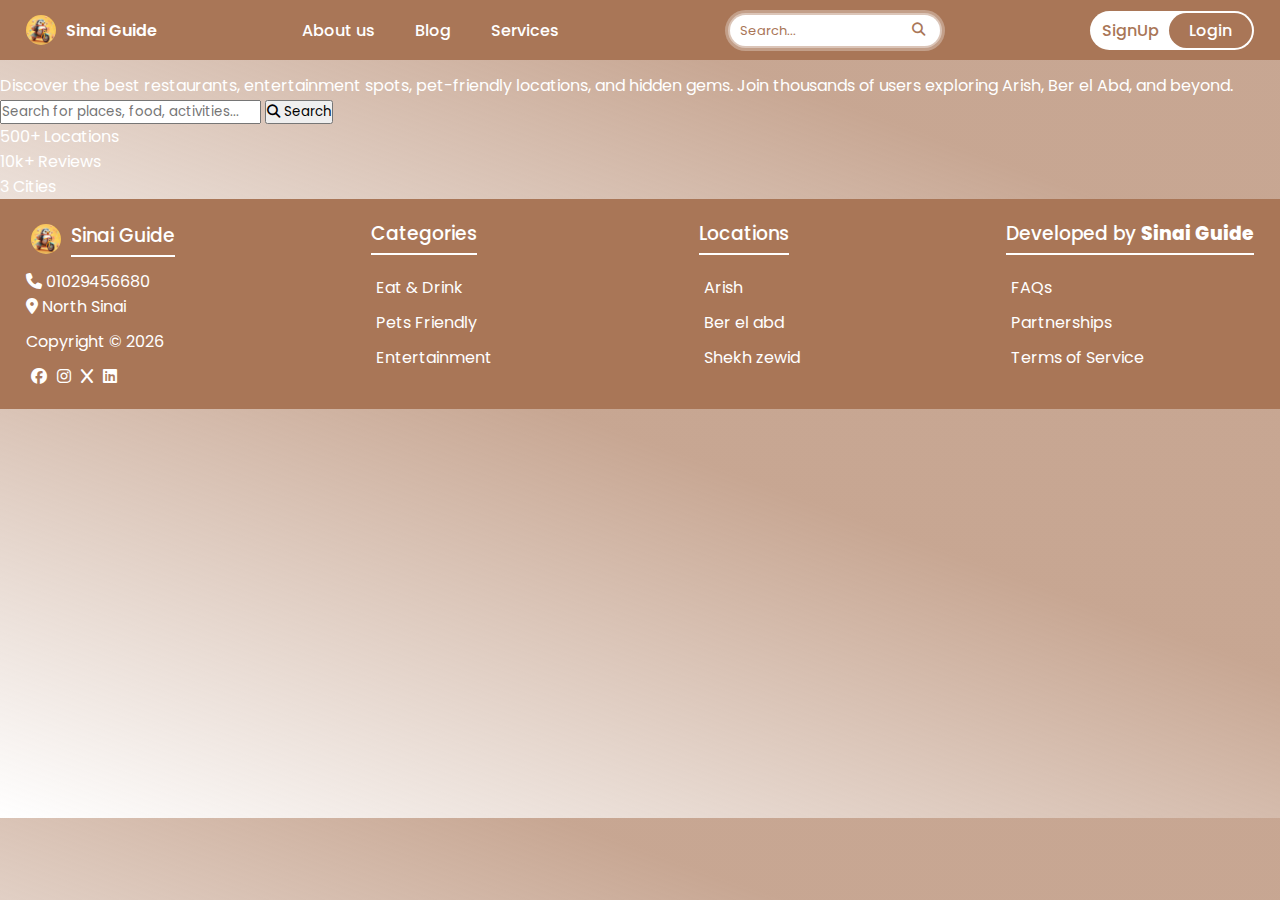
<file: index.html>
<!DOCTYPE html>
<html lang="en">

<head>
  <meta charset="UTF-8">
  <meta name="viewport" content="width=device-width, initial-scale=1.0">
  <title>Sinai Guide</title>
  <link rel="stylesheet" href="login.css">
  <link rel="stylesheet" href="https://cdnjs.cloudflare.com/ajax/libs/font-awesome/6.5.1/css/all.min.css">
  <!-- Google Identity Services SDK -->
  <script src="https://accounts.google.com/gsi/client" async defer></script>
</head>

<body>
  <!-- *=================navbar============================ -->
  <header>
    <div class="logoSec">
      <a href="#link" class="logo">
        <img style src="imgs/logo.jpg" alt="Sinai Guide Logo">
        <span>Sinai Guide</span>
      </a>
    </div>
    <nav id="nav">
      <ul>
        <li><a href="#link">About us</a></li>
        <li><a href="#link">Blog</a></li>
        <li><a href="#link">Services</a></li>
      </ul>
    </nav>
    <div class="searchDiv">
      <div class="row">
        <input type="text" placeholder="Search..." id="inputSearch">
        <button><i class="fa-solid fa-magnifying-glass"></i></button>
      </div>
      <div class="resualts">
        <!-- results by js  -->
      </div>
    </div>
    <div class="logAndMenuBar">
      <div class="logSign">
        <a href="#" class="signUp" id="navSignUp">SignUp</a>
        <a href="#" class="logIn" id="navLogIn">Login</a>
      </div>
      <div class="menuBar" id="menuBar">
        <div class="line" id="line1"></div>
        <div class="line" id="line2"></div>
      </div>
    </div>
  </header>

  <!-- ===== Main Home Hero ===== -->
  <main class="home-main">
    <div class="home-hero">
      <div class="hero-overlay"></div>
      <div class="hero-content">
        <div class="hero-badge">Welcome to Sinai</div>
        <h1>Your Ultimate Guide to North Sinai</h1>
        <p>Discover the best restaurants, entertainment spots, pet-friendly locations, and hidden gems. Join thousands of users exploring Arish, Ber el Abd, and beyond.</p>
        
        <div class="hero-search">
          <input type="text" placeholder="Search for places, food, activities..." id="mainHeroSearch">
          <button class="hero-search-btn"><i class="fa-solid fa-magnifying-glass"></i> Search</button>
        </div>

        <div class="hero-stats">
          <div class="stat-item">
            <span class="stat-number">500+</span>
            <span class="stat-label">Locations</span>
          </div>
          <div class="stat-item">
            <span class="stat-number">10k+</span>
            <span class="stat-label">Reviews</span>
          </div>
          <div class="stat-item">
            <span class="stat-number">3</span>
            <span class="stat-label">Cities</span>
          </div>
        </div>
      </div>
    </div>
  </main>

  <!-- *=================Email Confirmation Modal ============================ -->
  <div class="sg-modal" id="confirmEmailModal" style="display:none;">
    <div class="sg-modal-box">
      <button class="sg-modal-close" onclick="closeConfirmEmailModal()">
        <i class="fa-solid fa-xmark"></i>
      </button>
      <div class="sg-modal-icon">
        <i class="fa-solid fa-envelope-circle-check"></i>
      </div>
      <h2>Confirm Your Email</h2>
      <p class="sg-modal-desc">We sent a confirmation code to your email. Enter it below.</p>
      <form onsubmit="return false;">
        <div class="inputControl">
          <label for="confirmEmailInput">Email</label>
          <input id="confirmEmailInput" type="email" placeholder="Your email" autocomplete="email">
        </div>
        <div class="inputControl">
          <label for="confirmCodeInput">Confirmation Code</label>
          <input id="confirmCodeInput" type="text" placeholder="Enter 6-digit code" maxlength="10"
            autocomplete="one-time-code">
        </div>
        <button class="submitInput" id="confirmEmailSubmit" type="submit">Confirm Email</button>
        <div class="form-error-msg" id="confirmEmailError"></div>
      </form>
    </div>
  </div>

  <!-- *=================Change Password Modal ============================ -->
  <div class="sg-modal" id="changePasswordModal" style="display:none;">
    <div class="sg-modal-box">
      <button class="sg-modal-close" onclick="closeChangePasswordModal()">
        <i class="fa-solid fa-xmark"></i>
      </button>
      <div class="sg-modal-icon">
        <i class="fa-solid fa-lock"></i>
      </div>
      <h2>Change Password</h2>
      <p class="sg-modal-desc">Enter your current and new password below.</p>
      <form onsubmit="return false;">
        <div class="inputControl">
          <label for="cpEmailInput">Email</label>
          <input id="cpEmailInput" type="email" placeholder="Your email">
        </div>
        <div class="inputControl">
          <label for="cpCurrentPassInput">Current Password</label>
          <div class="password-wrapper">
            <input id="cpCurrentPassInput" type="password" placeholder="Current password">
            <i class="fa-solid fa-eye-slash toggle-password"></i>
          </div>
        </div>
        <div class="inputControl">
          <label for="cpNewPassInput">New Password</label>
          <div class="password-wrapper">
            <input id="cpNewPassInput" type="password" placeholder="New password">
            <i class="fa-solid fa-eye-slash toggle-password"></i>
          </div>
        </div>
        <div class="inputControl">
          <label for="cpConfPassInput">Confirm New Password</label>
          <div class="password-wrapper">
            <input id="cpConfPassInput" type="password" placeholder="Confirm new password">
            <i class="fa-solid fa-eye-slash toggle-password"></i>
          </div>
        </div>
        <button class="submitInput" id="changePassSubmit" type="submit">Change Password</button>
        <div class="form-error-msg" id="changePassError"></div>
      </form>
    </div>
  </div>

  <!-- *=================footer ============================ -->
  <footer>
    <div class="box1ofFooter">
      <a href="#link" class="logo">
        <div class="logoAndTitleFooter">
          <img style src="imgs/logo.jpg" alt="">
          <h3>Sinai Guide</h3>
        </div>
      </a>
      <ul class="largeScreen">
        <li>
          <i class="fa-solid fa-phone"></i>
          <a style="margin: 0; padding: 0;" href="">01029456680</a>
        </li>
        <li>
          <i class="fa-solid fa-location-dot"></i>
          <a style="margin: 0; padding: 0;" href="">North Sinai</a>
        </li>
      </ul>
      <ul class="smallScreen">
        <li>
          <p>Lorem ipsum dolor sit amet consectetur adipisicing elit. Quam exercitationem mollitia autem nobis, nihil
            accusantium sint optio asperiores cum, Deserunt voluptatum molestiae assumenda optio! Ullam, culpa?</p>
        </li>
      </ul>
      <p class="largeScreen">Copyright © 2026</p>
      <ul style="display: flex; justify-content: space-around; align-items: center; width: 20%">
        <li>
          <a style="margin: 0; padding: 0 5px;" href="#link"><i class="fa-brands fa-facebook"></i></a>
        </li>
        <li>
          <a style="margin: 0; padding: 0 5px;" href="#link"><i class="fa-brands fa-instagram"></i></a>
        </li>
        <li>
          <a style="margin: 0; padding: 0 5px;" href="#link"><i class="fa-brands fa-x"></i></a>
        </li>
        <li>
          <a style="margin: 0; padding: 0 5px;" href="#link"><i class="fa-brands fa-linkedin"></i></a>
        </li>
      </ul>
      <p class="smallScreen" style="margin: auto; border-top: var(--textColor) solid 2px; padding: 5px;">All rights
        reserved © 2026 Sinai Guide</p>
    </div>
    <div class="box2ofFooter">
      <h3>Categories</h3>
      <ul>
        <li><a href="#link">Eat &amp; Drink</a></li>
        <li><a href="#link">Pets Friendly</a></li>
        <li><a href="#link">Entertainment</a></li>
      </ul>
    </div>
    <div class="box2ofFooter locationBox">
      <h3>Locations</h3>
      <ul>
        <li><a href="#link">Arish</a></li>
        <li><a href="#link">Ber el abd</a></li>
        <li><a href="#link">Shekh zewid</a></li>
      </ul>
    </div>
    <div class="box2ofFooter">
      <h3>Developed by <span>Sinai Guide</span></h3>
      <ul>
        <li><a href="#link">FAQs</a></li>
        <li><a href="#link">Partnerships</a></li>
        <li><a href="#link">Terms of Service</a></li>
      </ul>
    </div>
  </footer>

  <!-- Toast Container (injected by auth.js) -->
  <div id="toastContainer"></div>

  <script src="auth.js"></script>
  <script src="search.js"></script>
  <script src="logSign.js"></script>
  <script src="menubar.js"></script>
  <script src="validation.js"></script>
</body>

</html>
</file>
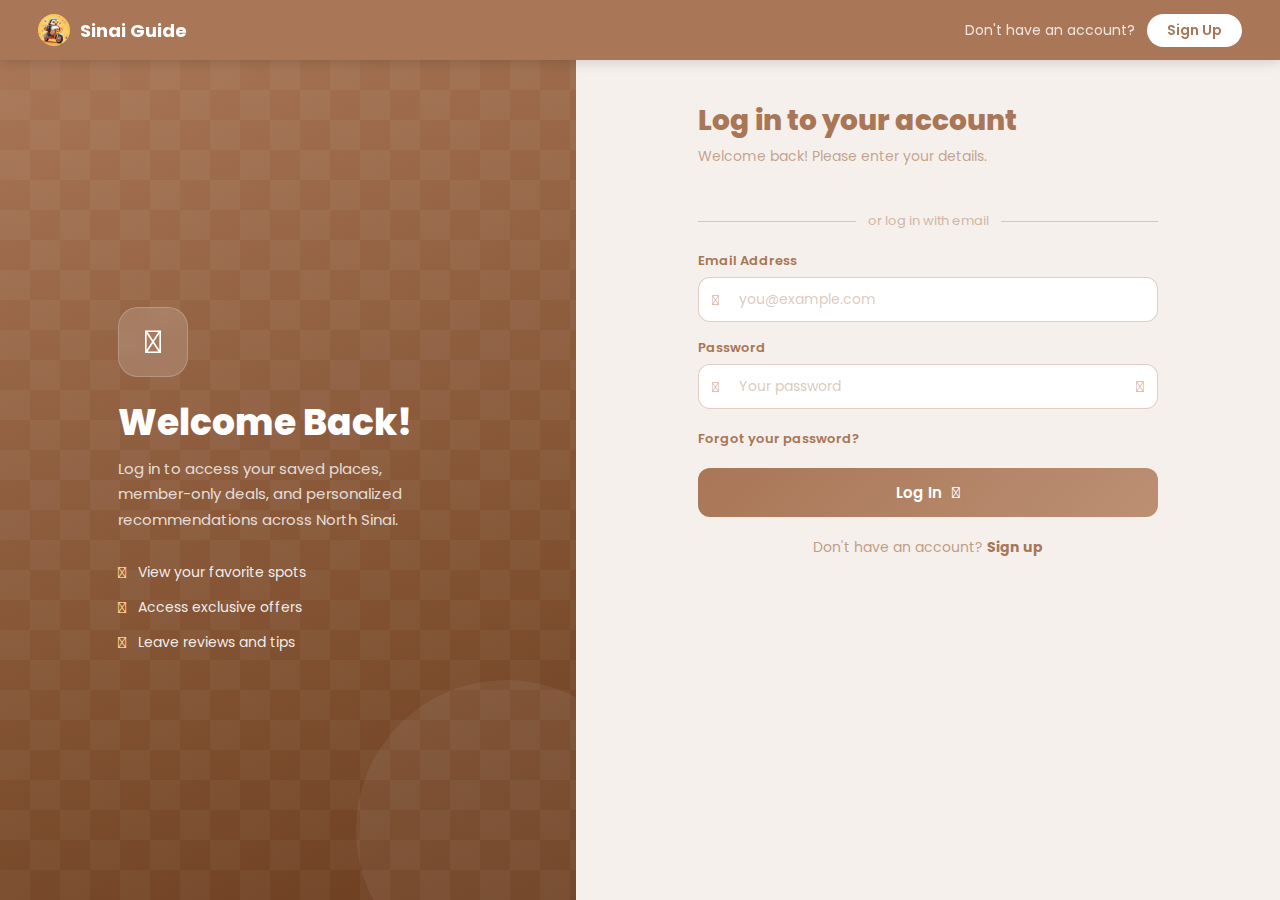
<file: login.html>
<!DOCTYPE html>
<html lang="en">

<head>
  <meta charset="UTF-8">
  <meta name="viewport" content="width=device-width, initial-scale=1.0">
  <title>Log In — Sinai Guide</title>
  <meta name="description" content="Log in to your Sinai Guide account to discover the best places in Sinai.">
  <link rel="stylesheet" href="register.css">
  <link rel="stylesheet" href="https://cdnjs.cloudflare.com/ajax/libs/font-awesome/6.5.1/css/all.min.css">
  <!-- Google Identity Services SDK -->
  <script src="https://accounts.google.com/gsi/client" async defer></script>
</head>

<body>
  <!-- ===== Navbar ===== -->
  <header>
    <div class="logoSec">
      <a href="index.html" class="logo">
        <img src="imgs/logo.jpg" alt="Sinai Guide Logo">
        <span>Sinai Guide</span>
      </a>
    </div>
    <div class="nav-auth">
      <span class="nav-auth-text">Don't have an account?</span>
      <a href="register.html" class="nav-login-btn" id="navGoRegister">Sign Up</a>
    </div>
  </header>

  <!-- ===== Main Login Page ===== -->
  <main class="register-page">

    <!-- Left decorative panel -->
    <div class="register-hero">
      <div class="hero-overlay"></div>
      <div class="hero-content">
        <div class="hero-icon">
          <i class="fa-solid fa-compass"></i>
        </div>
        <h2>Welcome Back!</h2>
        <p>Log in to access your saved places, member-only deals, and personalized recommendations across North Sinai.</p>
        <ul class="hero-features">
          <li><i class="fa-solid fa-check-circle"></i> View your favorite spots</li>
          <li><i class="fa-solid fa-check-circle"></i> Access exclusive offers</li>
          <li><i class="fa-solid fa-check-circle"></i> Leave reviews and tips</li>
        </ul>
      </div>
    </div>

    <!-- Right form panel -->
    <div class="register-form-panel">
      <div class="register-form-box">

        <!-- Heading -->
        <div class="form-header">
          <h1>Log in to your account</h1>
          <p>Welcome back! Please enter your details.</p>
        </div>

        <!-- Google Log-in -->
        <div class="google-signup-wrap" id="g_id_onload"
          data-client_id="1072963131673-pd1bjbbo92bs7p9kmjjbehu1q7ena7o8.apps.googleusercontent.com"
          data-callback="handleGoogleCredential"
          data-auto_prompt="false">
          <div class="g_id_signin"
            data-type="standard"
            data-shape="rectangular"
            data-theme="outline"
            data-text="signin_with"
            data-size="large"
            data-logo_alignment="left"
            data-width="340">
          </div>
        </div>

        <!-- Divider -->
        <div class="divider">
          <span>or log in with email</span>
        </div>

        <!-- Login Form -->
        <form id="loginForm" onsubmit="return false;">

          <!-- Email -->
          <div class="input-group">
            <label for="loginEmail">Email Address</label>
            <div class="input-wrapper">
              <i class="fa-solid fa-envelope input-icon"></i>
              <input id="loginEmail" type="email" placeholder="you@example.com" autocomplete="email">
            </div>
          </div>

          <!-- Password -->
          <div class="input-group">
            <label for="loginPass">Password</label>
            <div class="input-wrapper password-wrapper">
              <i class="fa-solid fa-lock input-icon"></i>
              <input id="loginPass" type="password" placeholder="Your password" autocomplete="current-password">
              <i class="fa-solid fa-eye-slash toggle-password" id="eye-login-pass"></i>
            </div>
          </div>

          <!-- Forgot Password -->
          <div class="terms-row" style="justify-content: flex-end;">
            <a href="#" class="terms-link" id="forgotPassLink" style="font-size: 13px;">Forgot your password?</a>
          </div>

          <!-- Error Message -->
          <div class="form-error-msg" id="loginErrorMsg"></div>

          <!-- Submit -->
          <button class="submit-btn" id="loginSubmit" type="submit">
            <span class="btn-text">Log In</span>
            <i class="fa-solid fa-arrow-right btn-icon"></i>
          </button>

        </form>

        <!-- Register Link -->
        <p class="login-link-text">
          Don't have an account? <a href="register.html" id="goRegister">Sign up</a>
        </p>

      </div>
    </div>
  </main>

  <!-- ===== Change Password Modal (Reused for Forgot Password here) ===== -->
  <div class="sg-modal" id="changePasswordModal" style="display:none;">
    <div class="sg-modal-box">
      <button class="sg-modal-close" onclick="closeChangePasswordModal()">
        <i class="fa-solid fa-xmark"></i>
      </button>
      <div class="sg-modal-icon">
        <i class="fa-solid fa-lock"></i>
      </div>
      <h2>Change Password</h2>
      <p class="sg-modal-desc">Enter your details to change your password.</p>
      <form onsubmit="return false;">
        <div class="input-group">
          <label for="cpEmailInput">Email</label>
          <div class="input-wrapper">
            <i class="fa-solid fa-envelope input-icon"></i>
            <input id="cpEmailInput" type="email" placeholder="Your email">
          </div>
        </div>
        <div class="input-group">
          <label for="cpCurrentPassInput">Current Password</label>
          <div class="input-wrapper password-wrapper">
            <i class="fa-solid fa-lock input-icon"></i>
            <input id="cpCurrentPassInput" type="password" placeholder="Current password">
            <i class="fa-solid fa-eye-slash toggle-password" id="eye-cp-curr"></i>
          </div>
        </div>
        <div class="input-group">
          <label for="cpNewPassInput">New Password</label>
          <div class="input-wrapper password-wrapper">
             <i class="fa-solid fa-lock input-icon"></i>
            <input id="cpNewPassInput" type="password" placeholder="New password">
            <i class="fa-solid fa-eye-slash toggle-password" id="eye-cp-new"></i>
          </div>
        </div>
        <div class="input-group">
          <label for="cpConfPassInput">Confirm New Password</label>
          <div class="input-wrapper password-wrapper">
            <i class="fa-solid fa-lock input-icon"></i>
            <input id="cpConfPassInput" type="password" placeholder="Confirm new password">
            <i class="fa-solid fa-eye-slash toggle-password" id="eye-cp-conf"></i>
          </div>
        </div>
        <button class="submit-btn" id="changePassSubmit" type="submit">
          <span class="btn-text">Change Password</span>
          <i class="fa-solid fa-check btn-icon"></i>
        </button>
        <div class="form-error-msg" id="changePassError"></div>
      </form>
    </div>
  </div>

  <!-- Toast Container -->
  <div id="toastContainer"></div>

  <script src="auth.js"></script>
  <script src="login_page.js"></script>
</body>

</html>
</file>
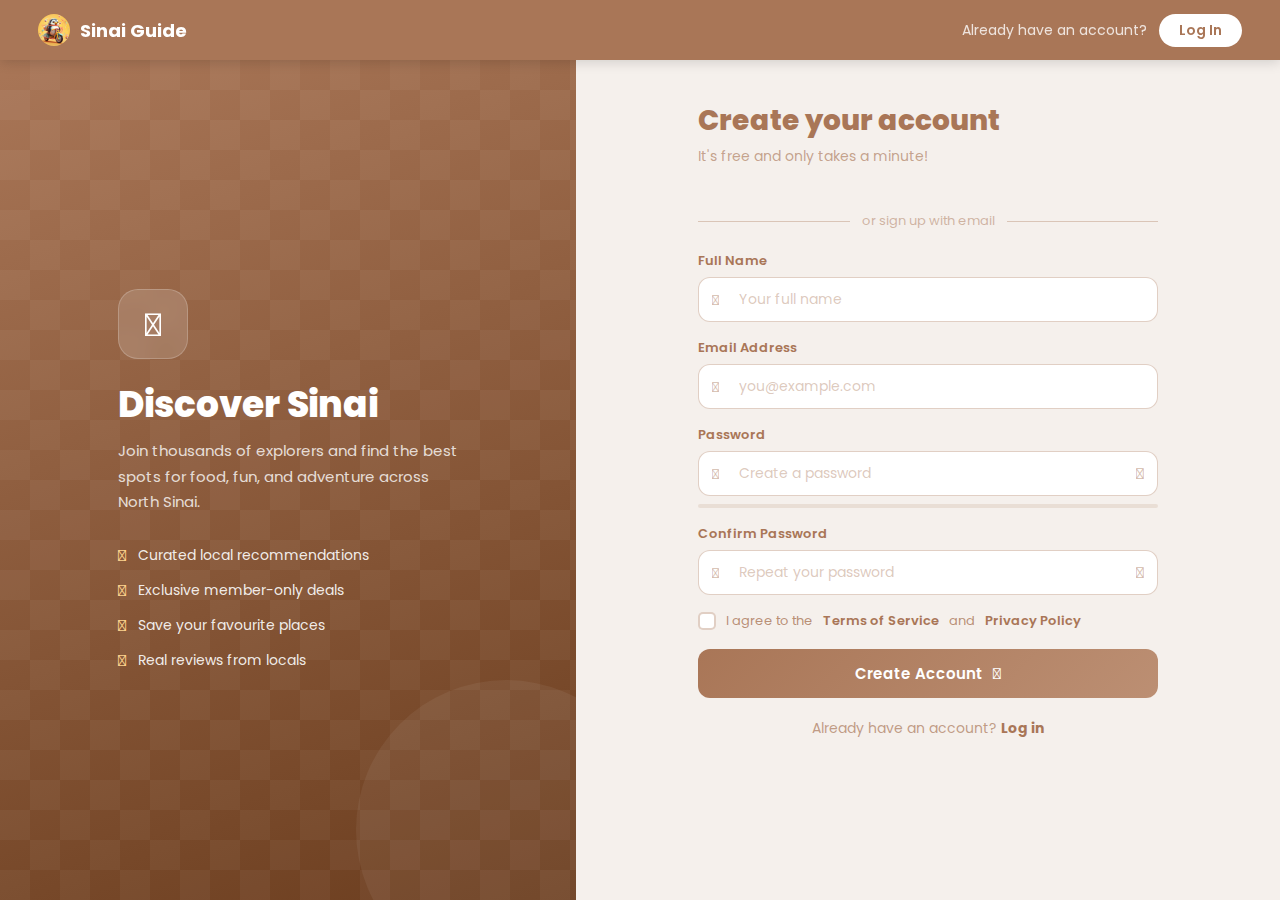
<file: register.html>
<!DOCTYPE html>
<html lang="en">

<head>
  <meta charset="UTF-8">
  <meta name="viewport" content="width=device-width, initial-scale=1.0">
  <title>Create Account — Sinai Guide</title>
  <meta name="description" content="Create your Sinai Guide account and start exploring the best places in Sinai — restaurants, entertainment, and more.">
  <link rel="stylesheet" href="register.css">
  <link rel="stylesheet" href="https://cdnjs.cloudflare.com/ajax/libs/font-awesome/6.5.1/css/all.min.css">
  <!-- Google Identity Services SDK -->
  <script src="https://accounts.google.com/gsi/client" async defer></script>
</head>

<body>
  <!-- ===== Navbar ===== -->
  <header>
    <div class="logoSec">
      <a href="index.html" class="logo">
        <img src="imgs/logo.jpg" alt="Sinai Guide Logo">
        <span>Sinai Guide</span>
      </a>
    </div>
    <div class="nav-auth">
      <span class="nav-auth-text">Already have an account?</span>
      <a href="login.html" class="nav-login-btn" id="navGoLogin">Log In</a>
    </div>
  </header>

  <!-- ===== Main Register Page ===== -->
  <main class="register-page">

    <!-- Left decorative panel -->
    <div class="register-hero">
      <div class="hero-overlay"></div>
      <div class="hero-content">
        <div class="hero-icon">
          <i class="fa-solid fa-compass"></i>
        </div>
        <h2>Discover Sinai</h2>
        <p>Join thousands of explorers and find the best spots for food, fun, and adventure across North Sinai.</p>
        <ul class="hero-features">
          <li><i class="fa-solid fa-check-circle"></i> Curated local recommendations</li>
          <li><i class="fa-solid fa-check-circle"></i> Exclusive member-only deals</li>
          <li><i class="fa-solid fa-check-circle"></i> Save your favourite places</li>
          <li><i class="fa-solid fa-check-circle"></i> Real reviews from locals</li>
        </ul>
      </div>
    </div>

    <!-- Right form panel -->
    <div class="register-form-panel">
      <div class="register-form-box">

        <!-- Heading -->
        <div class="form-header">
          <h1>Create your account</h1>
          <p>It's free and only takes a minute!</p>
        </div>

        <!-- Google Sign-up -->
        <div class="google-signup-wrap" id="g_id_onload"
          data-client_id="1072963131673-pd1bjbbo92bs7p9kmjjbehu1q7ena7o8.apps.googleusercontent.com"
          data-callback="handleGoogleCredential"
          data-auto_prompt="false">
          <div class="g_id_signin"
            data-type="standard"
            data-shape="rectangular"
            data-theme="outline"
            data-text="signup_with"
            data-size="large"
            data-logo_alignment="left"
            data-width="340">
          </div>
        </div>

        <!-- Divider -->
        <div class="divider">
          <span>or sign up with email</span>
        </div>

        <!-- Registration Form -->
        <form id="registerForm" onsubmit="return false;">

          <!-- Full Name -->
          <div class="input-group">
            <label for="regName">Full Name</label>
            <div class="input-wrapper">
              <i class="fa-solid fa-user input-icon"></i>
              <input id="regName" type="text" placeholder="Your full name" autocomplete="name">
            </div>
          </div>

          <!-- Email -->
          <div class="input-group">
            <label for="regEmail">Email Address</label>
            <div class="input-wrapper">
              <i class="fa-solid fa-envelope input-icon"></i>
              <input id="regEmail" type="email" placeholder="you@example.com" autocomplete="email">
            </div>
          </div>

          <!-- Password -->
          <div class="input-group">
            <label for="regPass">Password</label>
            <div class="input-wrapper password-wrapper">
              <i class="fa-solid fa-lock input-icon"></i>
              <input id="regPass" type="password" placeholder="Create a password" autocomplete="new-password">
              <i class="fa-solid fa-eye-slash toggle-password" id="eye-reg-pass"></i>
            </div>
            <!-- Password strength bar -->
            <div class="strength-bar-wrap">
              <div class="strength-bar" id="strengthBar"></div>
            </div>
            <span class="strength-label" id="strengthLabel"></span>
          </div>

          <!-- Confirm Password -->
          <div class="input-group">
            <label for="regConfPass">Confirm Password</label>
            <div class="input-wrapper password-wrapper">
              <i class="fa-solid fa-lock input-icon"></i>
              <input id="regConfPass" type="password" placeholder="Repeat your password" autocomplete="new-password">
              <i class="fa-solid fa-eye-slash toggle-password" id="eye-reg-conf"></i>
            </div>
          </div>

          <!-- Terms -->
          <div class="terms-row">
            <label class="checkbox-label" for="agreeTerms">
              <input type="checkbox" id="agreeTerms">
              <span class="custom-checkbox"></span>
              I agree to the <a href="#" class="terms-link">Terms of Service</a> and <a href="#" class="terms-link">Privacy Policy</a>
            </label>
          </div>

          <!-- Error Message -->
          <div class="form-error-msg" id="regErrorMsg"></div>

          <!-- Submit -->
          <button class="submit-btn" id="regSubmit" type="submit">
            <span class="btn-text">Create Account</span>
            <i class="fa-solid fa-arrow-right btn-icon"></i>
          </button>

        </form>

        <!-- Login Link -->
        <p class="login-link-text">
          Already have an account? <a href="login.html" id="goLogin">Log in</a>
        </p>

      </div>
    </div>
  </main>

  <!-- ===== Email Confirmation Modal ===== -->
  <div class="sg-modal" id="confirmEmailModal" style="display:none;">
    <div class="sg-modal-box">
      <button class="sg-modal-close" onclick="closeConfirmEmailModal()">
        <i class="fa-solid fa-xmark"></i>
      </button>
      <div class="sg-modal-icon">
        <i class="fa-solid fa-envelope-circle-check"></i>
      </div>
      <h2>Check Your Email</h2>
      <p class="sg-modal-desc">We sent a confirmation code to <strong id="sentToEmail"></strong>. Enter it below to activate your account.</p>
      <form onsubmit="return false;">
        <div class="input-group">
          <label for="confirmEmailInput">Email</label>
          <div class="input-wrapper">
            <i class="fa-solid fa-envelope input-icon"></i>
            <input id="confirmEmailInput" type="email" placeholder="Your email" autocomplete="email">
          </div>
        </div>
        <div class="input-group">
          <label for="confirmCodeInput">Confirmation Code</label>
          <div class="input-wrapper">
            <i class="fa-solid fa-key input-icon"></i>
            <input id="confirmCodeInput" type="text" placeholder="Enter 6-digit code" maxlength="10" autocomplete="one-time-code">
          </div>
        </div>
        <button class="submit-btn" id="confirmEmailSubmit" type="submit">
          <span class="btn-text">Confirm Email</span>
          <i class="fa-solid fa-check btn-icon"></i>
        </button>
        <div class="form-error-msg" id="confirmEmailError"></div>
      </form>
    </div>
  </div>

  <!-- Toast Container -->
  <div id="toastContainer"></div>

  <script src="auth.js"></script>
  <script src="register.js"></script>
</body>

</html>
</file>
<file: login.css>
@import url("https://fonts.googleapis.com/css2?family=Poppins:ital,wght@0,100;0,200;0,300;0,400;0,500;0,600;0,700;0,800;0,900;1,100;1,200;1,300;1,400;1,500;1,600;1,700;1,800;1,900&display=swap");
* {
  text-decoration: none;
  box-sizing: border-box;
  list-style: none;
  margin: 0%;
  padding: 0%;
  font-family: "Poppins", sans-serif;
}
::selection {
  background-color: #09122c;
  color: white;
}
::-moz-selection {
  background-color: rgba(255, 0, 0, 0);
  color: white;
}

::-webkit-scrollbar-button {
  height: 20px;
}
::-webkit-scrollbar {
  width: 10px;
  background-color: #ffffff08;
}
::-webkit-scrollbar-thumb {
  background-color: var(--mainColor);
  border-radius: 20px;
  border-color: none;
  transition: all 10s ease;
}
:root {
  /* --mainColor: #E97F4A; */
  /* --mainColor: #f89122; */
  --mainColor: #a97657;
  /* --mainColor: #1b1e4d; */
  /* --mainColor: #1B4D3E; */
  --textColor: white;
  --mainRaduis: 25px;
  --mainShadowColor:
    0px 0px 0px 0.5px rgb(255, 255, 255, 0.4), 0px 4px 4px 0px rgb(0, 0, 0, 0.1);
  --backdropFilter: blur(25px);
}
html {
  scroll-behavior: smooth;
  color: var(--textColor, white);
  background: linear-gradient(20deg, rgb(255, 255, 255), #a97657a5 70%);
  /* background-repeat: no-repeat; */
}

/**=========================== navbar========= */
a {
  color: var(--textColor, white);
}
header {
  position: fixed;
  top: 0;
  right: 0;
  width: 100%;
  /* height: 50px; */
  padding: 20px 2%;
  display: flex;
  justify-content: space-between;
  align-items: center;
  background: var(--mainColor);
  color: var(--textColor, white);
  z-index: 1000;
  height: 60px;
}
header .logo {
  display: flex;
  align-items: center;
  font-weight: 600;
}
header .logoSec {
  backdrop-filter: blur(var(--backdropFilter));
  /* background-color: rgba(255, 255, 255, 0.15); */
  border-radius: var(--mainRaduis);
  margin-right: 20px;
}

.logo img {
  border-radius: 999px;
  width: 30px;
  margin-right: 10px;
}

nav ul {
  backdrop-filter: blur(var(--backdropFilter));
  display: flex;

  border-radius: var(--mainRaduis);
}
ul a {
  margin: 0px 10px;
  padding: 5px 10px;
  color: var(--textColor);
  font-weight: 500;
  border-radius: 5px;
  /* transition: color 0.3s ease; */
}
ul a:hover {
  background-color: rgba(255, 255, 255, 0.2);
  /* border-bottom: #0C4652 solid 3px; */
  /* color:#0C4652; */
}

.logSign {
  display: flex;
  align-items: center;
  padding: 2px;
  border-radius: var(--mainRaduis);
  background-color: var(--textColor);
  transition: all 0.5s ease-out;
}
.logSign a {
  /* margin:0px  10px; */
  padding: 2px 10px;
  color: var(--mainColor);
  font-weight: 500;
}
.logSign .logIn {
  margin-left: 0px;
  padding: 5px 20px;
  background-color: var(--mainColor);
  color: var(--textColor);
  border-radius: var(--mainRaduis);
}
.searchDiv {
  position: relative;
  width: 300px;
  display: flex;
  justify-content: center;
  border-radius: var(--mainRaduis);
}
.row {
  background-color: var(--textColor);
  box-shadow:
    0px 0px 0px 2px rgba(255, 255, 255, 0.4),
    0px 0px 0px 5px rgba(255, 255, 255, 0.3);
  width: 70%;
  display: flex;
  justify-content: space-between;
  align-items: center;
  padding: 5px 10px;
  transition: all 0.4s ease;
  border-radius: var(--mainRaduis);
  height: fit-content;
}
.row input {
  /* margin-left: 5px; */
  border: none;
  outline: none;
  background: transparent;
  color: var(--mainColor);
  width: 90%;
  font-size: 14px;
  transition: all 0.4s ease;
  caret-color: var(--mainColor);
}
.row button {
  border: none;
  outline: none;
  background: transparent;
  cursor: pointer;
}
.row .fa-magnifying-glass {
  width: 22px;
  /* background-color: aqua; */
  color: var(--mainColor);
  /* font-size: 18px; */
}
.row input::placeholder {
  color: #a97657;
  font-size: 13px;
}
.row input:focus::placeholder {
  color: transparent;
}
.row:focus-within {
  width: 100%;
}

.resualts {
  backdrop-filter: blur(20px);
  position: absolute;
  top: 120%;
  left: 0;
  width: 100%;
  background-color: rgba(0, 0, 0, 0.4);
  border-radius: 15px;
  box-shadow: 0px 8px 16px rgba(0, 0, 0, 0.1);
  /* overflow: hidden;  */
  /* display: none; */
  z-index: 1001;
  max-height: 400px;
  overflow-y: auto;
}

.resualts ul {
  display: flex;
  flex-direction: column;
  padding: 0px;
}

.resualts ul li a {
  width: 100%;
  text-decoration: none;
  transition: all 0.2s;
  color: var(--textColor);
  padding: 7px 20px;
  display: block;
  margin: 0;
  transition: all 0.3s ease;
  border-bottom: rgba(255, 255, 255, 0.364) 1px solid;
}

.resualts ul li a:hover {
  background-color: rgba(0, 0, 0, 0.178);
}
.searchDiv:focus-within .resualts {
  display: block;
}

.highlight {
  color: #f89122;
  font-weight: 700;
  background: rgba(248, 145, 34, 0.1);
  border-radius: 2px;
}

/* *=================log and sign ============================ */
.loginSignContainer {
  color: var(--mainColor);
  margin: 80px 0;
  top: 0;
  right: 0;
  width: 100%;
  padding: 20px 10%;
  display: flex;
  justify-content: center;
  /* background:red; */
  /* color:; */
  z-index: 1000;
  transition: all 0.5s ease;
}
.loginSignSec {
  display: flex;
  align-content: space-between;
  width: 100%;
  background-color: #ffffff;
  /* border: var(--mainColor) 2px solid; */
  overflow: hidden;
  border-radius: calc(var(--mainRaduis) + 0px);
}
.loginImg {
  width: 45%;
  display: flex;
  justify-content: center;
  align-items: end;
  /* background: url(imgs/test4.svg); */
  background-color: #a97657;
  background-image: url("data:image/svg+xml,%3Csvg xmlns='http://www.w3.org/2000/svg' width='105' height='105' viewBox='0 0 200 200'%3E%3Cdefs%3E%3ClinearGradient id='a' gradientUnits='userSpaceOnUse' x1='100' y1='33' x2='100' y2='-3'%3E%3Cstop offset='0' stop-color='%23000' stop-opacity='0'/%3E%3Cstop offset='1' stop-color='%23000' stop-opacity='1'/%3E%3C/linearGradient%3E%3ClinearGradient id='b' gradientUnits='userSpaceOnUse' x1='100' y1='135' x2='100' y2='97'%3E%3Cstop offset='0' stop-color='%23000' stop-opacity='0'/%3E%3Cstop offset='1' stop-color='%23000' stop-opacity='1'/%3E%3C/linearGradient%3E%3C/defs%3E%3Cg fill='%23926244' fill-opacity='0.6'%3E%3Crect x='100' width='100' height='100'/%3E%3Crect y='100' width='100' height='100'/%3E%3C/g%3E%3Cg fill-opacity='0.5'%3E%3Cpolygon fill='url(%23a)' points='100 30 0 0 200 0'/%3E%3Cpolygon fill='url(%23b)' points='100 100 0 130 0 100 200 100 200 130'/%3E%3C/g%3E%3C/svg%3E");
  background-size: 80px;
  background-position: center;
}
.kalamPicture {
  backdrop-filter: blur(5px);
  width: 80%;
  height: 150px;
  background-color: rgba(255, 255, 255, 0.2);
  margin-bottom: 20px;
  border-radius: 10px;
}
.loginSignContent {
  display: flex;
  flex-direction: column;
  justify-content: space-between;
  width: 55%;
  height: 100%;
  padding: 10px;
  /* background-color: #5afb3a; */
}
.signSec {
  display: none;
  flex-direction: column;
  /* box-shadow: #09122C 0px 0px 0px 1px ; */
  width: 90%;
  margin: auto;
  /* background-color: red; */
  height: 100%;
  padding: 0px;
}
.loginSec {
  display: flex;
  flex-direction: column;
  /* justify-content: center; */
  /* box-shadow: #09122C 0px 0px 0px 1px ; */
  width: 90%;
  margin: auto;
  /* background-color: red; */
  height: 100%;
  /* padding: 20px; */
}
.loginH2 {
  margin-top: 10px;
  width: fit-content;
  color: var(--mainColor);
  /* margin: auto; */
}
.loginP {
  /* margin: 5px 0px 30px; */
  color: var(--mainColor);
}
.loginSignChoise {
  position: relative;
  display: flex;
  padding: 2px;
  background: rgba(105, 105, 105, 0.1);
  color: var(--textColor);
  width: fit-content;
  margin: 5px auto;
  border-radius: var(--mainRaduis);
  z-index: 10;
}
.loginChoise {
  position: relative;
  border-radius: var(--mainRaduis);
  /* background-color: var(--textColor); */
  color: var(--mainColor);
  padding: 5px 30px;
  z-index: 10;
}
.signChoise {
  position: relative;
  border-radius: var(--mainRaduis);
  padding: 5px 30px;
  z-index: 9;
}
.loga {
  color: var(--textColor);
  font-weight: 500;
  z-index: 1;
}
.signa {
  color: var(--mainColor);
  font-weight: 500;
  z-index: 1;
}
.backgroundSL {
  position: absolute;
  top: 0%;
  left: 0%;
  background-color: var(--mainColor);
  width: 50%;
  height: 100%;
  border-radius: var(--mainRaduis);
  z-index: -1;
  transition: all 0.5s ease;
}

.loginSignContainer form label {
  color: var(--mainColor);
  display: block;
  margin-top: 10px;
}
/* .signChoise:hover .signa{
  color: var(--textColor);
  z-index: 1000;
}
.signChoise:hover .backgroundSL{
  right: 0;
} */

.loginSignContainer form input {
  display: block;
  margin: 5px 0px;
  border-radius: 10px;
  border: 1px solid rgba(105, 105, 105, 0.6);
  padding: 10px 10px;
  outline: none;
  background: transparent;
  color: var(--mainColor);
  width: 100%;
  font-size: 14px;
  transition: all 0.3s ease;
  caret-color: var(--mainColor);
}
.loginSignContainer form input::placeholder {
  color: rgba(105, 105, 105, 0.6);
  font-size: 14px;
}
.loginSignContainer input:focus {
  border: 1px solid var(--mainColor);
  box-shadow: 0px 0px 0px 3px rgba(248, 145, 34, 0.15);
  /* background-color: rgba(94, 255, 73, 0.071); */
}
.inputControl {
  margin: 20px 0px;
}

.pForget {
  text-align: end;
  padding: 5px 10px 10px;
  color: var(--mainColor);
  width: 100%;
  /* background-color: red; */
}
.pForget a {
  color: var(--mainColor);
}
.submitInput {
  margin: 10px 0px;
  padding: 10px 0px;
  width: 100%;
  border: 0;
  background: linear-gradient(20deg, var(--mainColor), #bc8f73);
  color: var(--textColor);
  font-size: 18px;
  font-weight: 500;
  border-radius: 10px;
}

.input-error {
  border-color: #ff4d4d !important;
  box-shadow: 0px 0px 0px 3px rgba(255, 77, 77, 0.2) !important;
}

.input-success {
  border-color: #2ecc71 !important;
  box-shadow: 0px 0px 0px 3px rgba(46, 204, 113, 0.2) !important;
}

.loginSignContainer form input {
  transition: all 0.3s ease-in-out;
}
.form-error-msg {
  color: #ff4d4d;
  font-size: 13px;
  text-align: center;
  margin-top: 10px;
  display: none;
  font-weight: 500;
}
@keyframes shake {
  0%,
  100% {
    transform: translateX(0);
  }
  25% {
    transform: translateX(-5px);
  }
  75% {
    transform: translateX(5px);
  }
}

.shake-error {
  animation: shake 0.3s ease-in-out;
}
.password-wrapper {
  position: relative;
  width: 100%;
}

.password-wrapper input {
  padding-right: 40px !important;
}

.toggle-password {
  position: absolute;
  right: 15px;
  top: 50%;
  transform: translateY(-50%);
  cursor: pointer;
  color: var(--mainColor);
  opacity: 0.7;
  transition: 0.3s;
  z-index: 10;
}

.toggle-password:hover {
  opacity: 1;
}
.signWithGoogle {
  margin-top: 5px;
  width: 100%;
  display: flex;
  align-items: center;
  justify-content: center;
  /* gap: 10px; */
  color: var(--mainColor);
  /* border: var(--mainColor) solid 1px; */
  background-color: var(--textColor);
  /* border-radius: 5px; */
}
.googleBtn {
  width: 100%;
  /* align-content: center; */
  color: var(--mainColor);
  border: var(--mainColor) solid 1px;
  background-color: var(--textColor);
  display: flex;
  justify-content: center;
  align-items: center;
  /* gap: 10px; */
  padding: 5px 0px;
  border-radius: 10px;
  color: var(--mainColor);
  /* margin: auto; */
  transition: all 0.3s ease;
  /* height: 20px; */
  font-weight: 500;
  font-size: 16px;
}
.googleBtn svg {
  margin-right: 10px;
  width: 30px;
  height: 30px;
}
.googleBtn:hover {
  background-color:#a977573c;
}

/* //////////////////////// Responsive ////////////////////////////// */
.logAndMenuBar {
  display: flex;
  align-items: center;
}
.menuBar {
  margin: 0px 0px 0px 20px;
  flex-direction: column;
  justify-content: space-evenly;
  height: 35px;
  padding: 5px;
  background-color: rgba(255, 255, 255, 0.2);
  display: none;
  border-radius: 5px;
}

.line {
  background: var(--textColor);
  width: 30px;
  height: 3px;
  border-radius: 20px;
  transition: all 0.4s ease;
}
.line1active {
  transform: rotate(45deg);
  margin-top: 7px;
}
.line2active {
  transform: rotate(-45deg);
  margin-bottom: 7px;
}
@media (max-width: 1000px) {
  .searchDiv {
    display: none;
  }
  .menuBar {
    display: flex;
  }
  nav {
    display: none;
    backdrop-filter: blur(10px);
    position: absolute;
    height: 100vh;
    top: 100%;
    right: 0%;
    background-color: rgba(255, 254, 254, 0.4);
    width: 100%; /*this for onclick*/
    transition: all 0.5 ease;
    align-items: start;
    border-top: #ffffff solid 2px;
  }
  .activeNav {
    display: flex;
    transition: all 0.5s ease;
  }
  nav ul {
    background-color: var(--mainColor);
    box-shadow: 0px 2px 5px 0px rgba(0, 0, 0, 0.263);
    width: 100%;
    height: 200px;
    display: flex;
    flex-direction: column;
    justify-content: space-evenly;
    border-radius: 0px;
  }
  nav ul li {
    margin: 10px 0;
    padding: 0px 25px;
  }
  .loginSignContainer {
    padding: 20px 5%;
  }
}
@media (max-width: 800px) {
  .loginImg {
    display: none;
  }
  .loginSignContent {
    width: 100%;
  }
  .locationBox {
    display: none;
  }
}
.smallScreen {
  display: none;
}
@media (max-width: 600px) {
  .box2ofFooter {
    display: none;
  }
  footer {
    flex-direction: column;
    align-items: center;
  }
  .largeScreen {
    display: none;
  }
  .smallScreen {
    display: block;
  } 
  .menuBar {
    margin: 0px 0px 0px 10px;
  }
}

/** ////////////////// footer ////////////////////////// */
footer {
  width: 100%;
  /* height: 400px; */
  background-color: #a97657;
  display: flex;
  justify-content: space-between;
  padding: 20px 2%;
  gap: 20px;
}
footer > div {
  display: flex;
  flex-direction: column;
  justify-content: start;
  align-items: start;
  /* width: 25%; */
  gap: 10px;
  /* height: 500px; */
  /* background-color: rgb(228, 11, 11); */
}
.logoAndTitleFooter {
  display: flex;
  align-items: center;
}
footer a {
  padding: 2px 5px;
  margin: 0px;
  font-weight: 400;
}
.box2ofFooter li {
  margin: 10px 10px 10px 0px;
}
footer h3 {
  font-weight: 500;
  padding: 0px 0px 5px;
  border-bottom: var(--textColor) solid 2px;
}
footer h3 span {
  font-weight: 800;
}
</file>
<file: register.css>
@import url("https://fonts.googleapis.com/css2?family=Poppins:ital,wght@0,100;0,200;0,300;0,400;0,500;0,600;0,700;0,800;0,900;1,100;1,200;1,300;1,400;1,500;1,600;1,700;1,800;1,900&display=swap");

/* ── Reset & Tokens ─────────────────────────────────── */
*,
*::before,
*::after {
  box-sizing: border-box;
  margin: 0;
  padding: 0;
  list-style: none;
  text-decoration: none;
  font-family: "Poppins", sans-serif;
}

::selection {
  background-color: #a97657;
  color: #fff;
}

:root {
  --main:       #a97657;
  --main-dark:  #8c5e3c;
  --main-light: #bc8f73;
  --text:       #ffffff;
  --page-bg:    #f5f0ec;
  --card-bg:    #ffffff;
  --radius:     16px;
  --shadow:     0 20px 60px rgba(0, 0, 0, 0.12);
  --input-border: rgba(169, 118, 87, 0.35);
}

html {
  scroll-behavior: smooth;
}

body {
  background: var(--page-bg);
  min-height: 100vh;
  display: flex;
  flex-direction: column;
  color: var(--main);
}

/* ── Scrollbar ──────────────────────────────────────── */
::-webkit-scrollbar        { width: 8px; background: transparent; }
::-webkit-scrollbar-thumb  { background: var(--main); border-radius: 20px; }

/* ── Navbar ─────────────────────────────────────────── */
header {
  position: fixed;
  top: 0;
  left: 0;
  right: 0;
  height: 60px;
  background: var(--main);
  display: flex;
  align-items: center;
  justify-content: space-between;
  padding: 0 3%;
  z-index: 1000;
  box-shadow: 0 2px 12px rgba(0,0,0,0.15);
}

.logo {
  display: flex;
  align-items: center;
  gap: 10px;
  color: #fff;
  font-weight: 700;
  font-size: 18px;
}

.logo img {
  width: 32px;
  height: 32px;
  border-radius: 50%;
  object-fit: cover;
}

.nav-auth {
  display: flex;
  align-items: center;
  gap: 12px;
}

.nav-auth-text {
  color: rgba(255,255,255,0.8);
  font-size: 14px;
}

.nav-login-btn {
  background: #fff;
  color: var(--main);
  padding: 6px 20px;
  border-radius: 999px;
  font-weight: 600;
  font-size: 14px;
  transition: all 0.3s ease;
}

.nav-login-btn:hover {
  background: rgba(255,255,255,0.85);
  transform: translateY(-1px);
  box-shadow: 0 4px 12px rgba(0,0,0,0.15);
}

/* ── Main Layout ────────────────────────────────────── */
.register-page {
  display: flex;
  flex: 1;
  min-height: 100vh;
  padding-top: 60px; /* navbar height */
}

/* ── Left Hero Panel ────────────────────────────────── */
.register-hero {
  position: sticky;
  top: 60px;
  width: 45%;
  min-height: calc(100vh - 60px);
  background: linear-gradient(160deg, var(--main) 0%, #6b3d1e 100%);
  display: flex;
  align-items: center;
  justify-content: center;
  overflow: hidden;
}

.register-hero::before {
  content: '';
  position: absolute;
  inset: 0;
  background-image: url("data:image/svg+xml,%3Csvg xmlns='http://www.w3.org/2000/svg' width='100' height='100' viewBox='0 0 200 200'%3E%3Cg fill='%23ffffff' fill-opacity='0.04'%3E%3Crect x='100' width='100' height='100'/%3E%3Crect y='100' width='100' height='100'/%3E%3C/g%3E%3C/svg%3E");
  background-size: 60px;
}

.hero-content {
  position: relative;
  z-index: 2;
  color: #fff;
  padding: 40px;
  text-align: left;
  max-width: 420px;
}

.hero-icon {
  width: 70px;
  height: 70px;
  background: rgba(255,255,255,0.15);
  border-radius: 20px;
  display: flex;
  align-items: center;
  justify-content: center;
  font-size: 32px;
  margin-bottom: 24px;
  backdrop-filter: blur(10px);
  border: 1px solid rgba(255,255,255,0.2);
  animation: floatIcon 3s ease-in-out infinite;
}

@keyframes floatIcon {
  0%, 100% { transform: translateY(0); }
  50%       { transform: translateY(-8px); }
}

.hero-content h2 {
  font-size: 36px;
  font-weight: 800;
  margin-bottom: 12px;
  line-height: 1.2;
}

.hero-content > p {
  font-size: 15px;
  color: rgba(255,255,255,0.8);
  line-height: 1.7;
  margin-bottom: 30px;
}

.hero-features {
  display: flex;
  flex-direction: column;
  gap: 14px;
}

.hero-features li {
  display: flex;
  align-items: center;
  gap: 12px;
  font-size: 14px;
  color: rgba(255,255,255,0.9);
}

.hero-features li i {
  color: #ffd58e;
  font-size: 16px;
  flex-shrink: 0;
}

/* Floating circles decoration */
.register-hero::after {
  content: '';
  position: absolute;
  bottom: -80px;
  right: -80px;
  width: 300px;
  height: 300px;
  border-radius: 50%;
  background: rgba(255,255,255,0.06);
  pointer-events: none;
}

/* ── Right Form Panel ───────────────────────────────── */
.register-form-panel {
  flex: 1;
  display: flex;
  align-items: flex-start;
  justify-content: center;
  padding: 40px 20px 60px;
  overflow-y: auto;
}

.register-form-box {
  width: 100%;
  max-width: 460px;
}

/* ── Form Header ────────────────────────────────────── */
.form-header {
  margin-bottom: 24px;
}

.form-header h1 {
  font-size: 28px;
  font-weight: 800;
  color: var(--main);
  margin-bottom: 4px;
}

.form-header p {
  font-size: 14px;
  color: rgba(169, 118, 87, 0.65);
}

/* ── Google Sign-up ─────────────────────────────────── */
.google-signup-wrap {
  display: flex;
  justify-content: center;
  margin-bottom: 20px;
}

/* ── Divider ────────────────────────────────────────── */
.divider {
  display: flex;
  align-items: center;
  gap: 12px;
  margin-bottom: 20px;
  color: rgba(169, 118, 87, 0.5);
  font-size: 13px;
}

.divider::before,
.divider::after {
  content: '';
  flex: 1;
  height: 1px;
  background: var(--input-border);
}

/* ── Input Groups ────────────────────────────────────── */
.input-group {
  margin-bottom: 16px;
}

.input-group label {
  display: block;
  font-size: 13px;
  font-weight: 600;
  color: var(--main);
  margin-bottom: 6px;
}

.input-wrapper {
  position: relative;
  display: flex;
  align-items: center;
}

.input-icon {
  position: absolute;
  left: 14px;
  color: var(--main);
  opacity: 0.5;
  font-size: 14px;
  pointer-events: none;
  transition: opacity 0.3s;
}

.input-wrapper:focus-within .input-icon {
  opacity: 1;
}

.input-wrapper input {
  width: 100%;
  padding: 11px 40px 11px 40px;
  border: 1.5px solid var(--input-border);
  border-radius: 12px;
  outline: none;
  background: #fff;
  color: var(--main);
  font-size: 14px;
  transition: all 0.3s ease;
  caret-color: var(--main);
}

.input-wrapper input::placeholder {
  color: rgba(169, 118, 87, 0.4);
}

.input-wrapper input:focus {
  border-color: var(--main);
  box-shadow: 0 0 0 3px rgba(169, 118, 87, 0.15);
}

.input-error input {
  border-color: #e74c3c !important;
  box-shadow: 0 0 0 3px rgba(231, 76, 60, 0.15) !important;
}

.input-success input {
  border-color: #2ecc71 !important;
  box-shadow: 0 0 0 3px rgba(46, 204, 113, 0.15) !important;
}

/* Password toggle */
.password-wrapper input {
  padding-right: 44px;
}

.toggle-password {
  position: absolute;
  right: 14px;
  cursor: pointer;
  color: var(--main);
  opacity: 0.5;
  font-size: 15px;
  transition: opacity 0.3s;
  z-index: 5;
}

.toggle-password:hover {
  opacity: 1;
}

/* ── Password Strength ──────────────────────────────── */
.strength-bar-wrap {
  height: 4px;
  background: rgba(169, 118, 87, 0.15);
  border-radius: 99px;
  margin-top: 8px;
  overflow: hidden;
}

.strength-bar {
  height: 100%;
  width: 0%;
  border-radius: 99px;
  transition: width 0.4s ease, background 0.4s ease;
}

.strength-label {
  font-size: 11px;
  font-weight: 600;
  margin-top: 4px;
  display: block;
}

/* ── Terms Checkbox ─────────────────────────────────── */
.terms-row {
  margin-bottom: 18px;
}

.checkbox-label {
  display: flex;
  align-items: flex-start;
  gap: 10px;
  cursor: pointer;
  font-size: 13px;
  color: rgba(169, 118, 87, 0.8);
  line-height: 1.5;
}

.checkbox-label input[type="checkbox"] {
  display: none;
}

.custom-checkbox {
  width: 18px;
  height: 18px;
  min-width: 18px;
  border: 2px solid var(--input-border);
  border-radius: 5px;
  background: #fff;
  display: flex;
  align-items: center;
  justify-content: center;
  transition: all 0.3s ease;
  margin-top: 1px;
}

.checkbox-label input[type="checkbox"]:checked + .custom-checkbox {
  background: var(--main);
  border-color: var(--main);
}

.checkbox-label input[type="checkbox"]:checked + .custom-checkbox::after {
  content: '\f00c';
  font-family: 'Font Awesome 6 Free';
  font-weight: 900;
  color: #fff;
  font-size: 10px;
}

.terms-link {
  color: var(--main);
  font-weight: 600;
  text-decoration: underline;
  text-decoration-color: transparent;
  transition: text-decoration-color 0.3s;
}

.terms-link:hover {
  text-decoration-color: var(--main);
}

/* ── Error Message ───────────────────────────────────── */
.form-error-msg {
  color: #e74c3c;
  font-size: 13px;
  font-weight: 500;
  text-align: center;
  margin-bottom: 10px;
  display: none;
  animation: shake 0.3s ease-in-out;
}

@keyframes shake {
  0%, 100% { transform: translateX(0); }
  25%       { transform: translateX(-5px); }
  75%       { transform: translateX(5px); }
}

/* ── Submit Button ──────────────────────────────────── */
.submit-btn {
  width: 100%;
  padding: 13px;
  border: none;
  border-radius: 12px;
  background: linear-gradient(135deg, var(--main), var(--main-light));
  color: #fff;
  font-size: 15px;
  font-weight: 600;
  cursor: pointer;
  display: flex;
  align-items: center;
  justify-content: center;
  gap: 10px;
  transition: all 0.3s ease;
  margin-bottom: 20px;
  position: relative;
  overflow: hidden;
}

.submit-btn::after {
  content: '';
  position: absolute;
  inset: 0;
  background: linear-gradient(135deg, rgba(255,255,255,0.15), transparent);
  opacity: 0;
  transition: opacity 0.3s;
}

.submit-btn:hover::after {
  opacity: 1;
}

.submit-btn:hover {
  transform: translateY(-2px);
  box-shadow: 0 8px 25px rgba(169,118,87,0.4);
}

.submit-btn:active {
  transform: translateY(0);
}

.submit-btn:disabled {
  opacity: 0.65;
  cursor: not-allowed;
  transform: none;
  box-shadow: none;
}

.btn-icon {
  transition: transform 0.3s ease;
}

.submit-btn:hover .btn-icon {
  transform: translateX(4px);
}

/* ── Login redirect link ────────────────────────────── */
.login-link-text {
  text-align: center;
  font-size: 14px;
  color: rgba(169, 118, 87, 0.7);
}

.login-link-text a {
  color: var(--main);
  font-weight: 700;
  transition: opacity 0.2s;
}

.login-link-text a:hover {
  opacity: 0.75;
}

/* ── Modal ──────────────────────────────────────────── */
.sg-modal {
  position: fixed;
  inset: 0;
  background: rgba(0, 0, 0, 0.55);
  backdrop-filter: blur(6px);
  display: flex;
  align-items: center;
  justify-content: center;
  z-index: 9999;
  animation: fadeInModal 0.25s ease;
}

@keyframes fadeInModal {
  from { opacity: 0; }
  to   { opacity: 1; }
}

.sg-modal-box {
  background: #ffffff;
  border-radius: 20px;
  padding: 35px 40px 30px;
  width: 100%;
  max-width: 440px;
  position: relative;
  box-shadow: 0 20px 60px rgba(0, 0, 0, 0.25);
  animation: slideUpModal 0.3s ease;
  color: var(--main);
}

@keyframes slideUpModal {
  from { transform: translateY(40px); opacity: 0; }
  to   { transform: translateY(0);    opacity: 1; }
}

.sg-modal-close {
  position: absolute;
  top: 15px;
  right: 18px;
  background: none;
  border: none;
  font-size: 20px;
  color: var(--main);
  cursor: pointer;
  opacity: 0.6;
  transition: opacity 0.2s;
  padding: 4px 8px;
  border-radius: 6px;
}

.sg-modal-close:hover {
  opacity: 1;
  background: rgba(169, 118, 87, 0.1);
}

.sg-modal-icon {
  font-size: 42px;
  text-align: center;
  margin-bottom: 12px;
  color: var(--main);
}

.sg-modal-box h2 {
  text-align: center;
  font-size: 22px;
  font-weight: 700;
  margin-bottom: 6px;
}

.sg-modal-desc {
  text-align: center;
  font-size: 13px;
  color: rgba(169, 118, 87, 0.7);
  margin-bottom: 18px;
}

/* ── Toast ──────────────────────────────────────────── */
#toastContainer {
  position: fixed;
  bottom: 30px;
  right: 30px;
  z-index: 99999;
  display: flex;
  flex-direction: column;
  gap: 10px;
}

.sg-toast {
  padding: 14px 20px;
  border-radius: 12px;
  font-size: 14px;
  font-weight: 500;
  color: #fff;
  max-width: 320px;
  box-shadow: 0 6px 24px rgba(0, 0, 0, 0.18);
  opacity: 0;
  transform: translateX(60px);
  transition: all 0.4s cubic-bezier(0.34, 1.56, 0.64, 1);
  pointer-events: none;
}

.sg-toast-show    { opacity: 1; transform: translateX(0); }
.sg-toast-success { background: linear-gradient(135deg, #2ecc71, #27ae60); }
.sg-toast-error   { background: linear-gradient(135deg, #e74c3c, #c0392b); }
.sg-toast-info    { background: linear-gradient(135deg, var(--main), var(--main-light)); }

/* ── Profile Avatar + Dropdown ──────────────────────── */
.sg-profile {
  position: relative;
}

.sg-avatar {
  width: 36px;
  height: 36px;
  border-radius: 50%;
  background: #fff;
  color: var(--main);
  border: 2px solid rgba(255,255,255,0.6);
  font-weight: 700;
  font-size: 15px;
  cursor: pointer;
  transition: all 0.25s ease;
  display: flex;
  align-items: center;
  justify-content: center;
  font-family: "Poppins", sans-serif;
  box-shadow: 0 2px 8px rgba(0,0,0,0.15);
}

.sg-avatar:hover {
  transform: scale(1.08);
  box-shadow: 0 4px 14px rgba(0,0,0,0.25);
}

.sg-dropdown {
  position: absolute;
  top: calc(100% + 12px);
  right: 0;
  background: #fff;
  border-radius: 16px;
  min-width: 240px;
  box-shadow: 0 12px 40px rgba(0,0,0,0.18);
  overflow: hidden;
  opacity: 0;
  transform: translateY(-8px) scale(0.97);
  pointer-events: none;
  transition: all 0.22s cubic-bezier(0.34, 1.56, 0.64, 1);
  z-index: 3000;
  border: 1px solid rgba(169,118,87,0.12);
}

.sg-dropdown-open {
  opacity: 1;
  transform: translateY(0) scale(1);
  pointer-events: all;
}

.sg-dropdown-header {
  display: flex;
  align-items: center;
  gap: 12px;
  padding: 16px 16px 14px;
  background: linear-gradient(135deg, var(--main), var(--main-light));
}

.sg-dropdown-avatar {
  width: 42px;
  height: 42px;
  border-radius: 50%;
  background: rgba(255,255,255,0.25);
  color: #fff;
  font-weight: 700;
  font-size: 18px;
  display: flex;
  align-items: center;
  justify-content: center;
  flex-shrink: 0;
  border: 2px solid rgba(255,255,255,0.4);
}

.sg-dropdown-info {
  display: flex;
  flex-direction: column;
  overflow: hidden;
}

.sg-dropdown-name {
  color: #fff;
  font-weight: 700;
  font-size: 14px;
  white-space: nowrap;
  overflow: hidden;
  text-overflow: ellipsis;
}

.sg-dropdown-email {
  color: rgba(255,255,255,0.75);
  font-size: 11px;
  white-space: nowrap;
  overflow: hidden;
  text-overflow: ellipsis;
}

.sg-dropdown-divider {
  height: 1px;
  background: rgba(169,118,87,0.12);
  margin: 0;
}

.sg-dropdown-item {
  width: 100%;
  padding: 12px 16px;
  background: none;
  border: none;
  text-align: left;
  color: var(--main);
  font-size: 14px;
  font-weight: 500;
  font-family: "Poppins", sans-serif;
  cursor: pointer;
  display: flex;
  align-items: center;
  gap: 10px;
  transition: background 0.2s ease;
}

.sg-dropdown-item:hover {
  background: rgba(169,118,87,0.08);
}

.sg-dropdown-logout { color: #e74c3c; }
.sg-dropdown-logout:hover { background: rgba(231,76,60,0.07); }

/* ── Responsive ─────────────────────────────────────── */
@media (max-width: 900px) {
  .register-hero {
    display: none;
  }

  .register-form-panel {
    padding: 30px 16px 50px;
  }

  .register-form-box {
    max-width: 100%;
  }
}

@media (max-width: 480px) {
  .nav-auth-text {
    display: none;
  }

  .form-header h1 {
    font-size: 24px;
  }

  .sg-modal-box {
    padding: 28px 20px 24px;
  }
}
</file>
